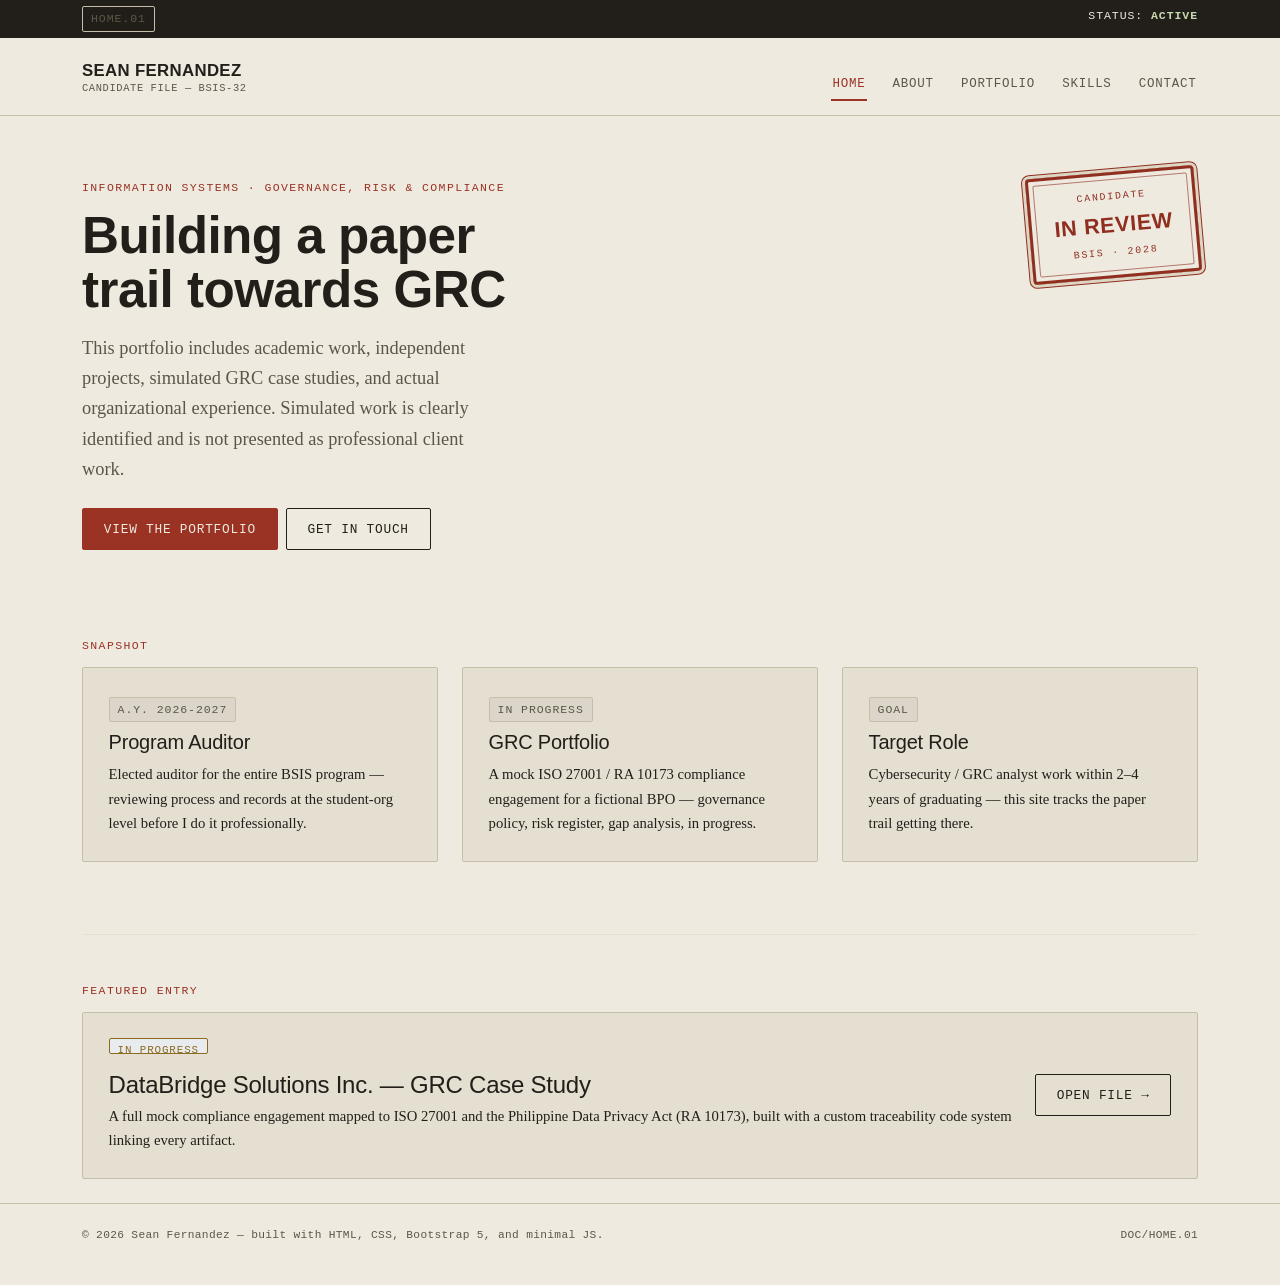
<file: index.html>
<!DOCTYPE html>
<html lang="en">
<head>
<meta charset="UTF-8">
<meta http-equiv="refresh" content="0; url=homepage.html">
<title>Sean Fernandez — Candidate File</title>
</head>
<body>
<p>Redirecting to <a href="homepage.html">the candidate file</a>…</p>
</body>
</html>
</file>
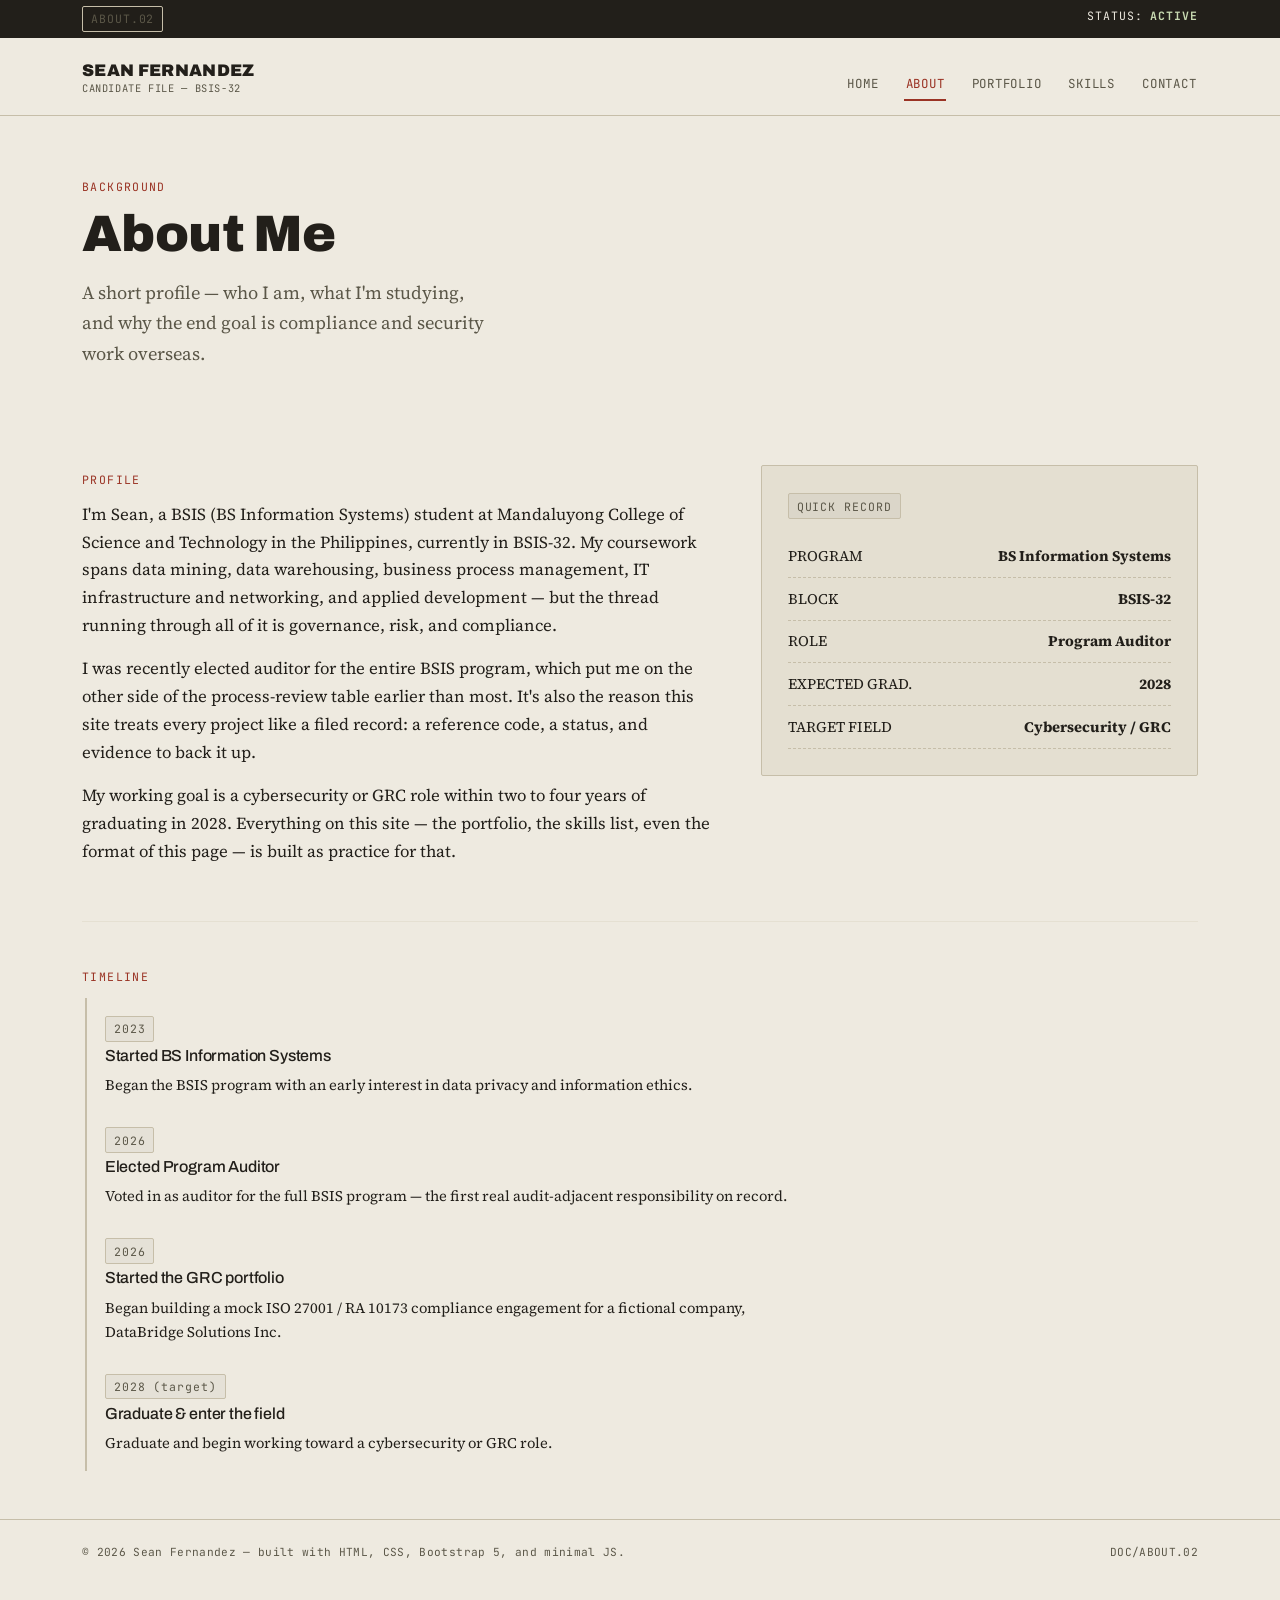
<file: about.html>
<!DOCTYPE html>
<html lang="en">
<head>
<meta charset="UTF-8">
<meta name="viewport" content="width=device-width, initial-scale=1.0">
<title>About — Sean Fernandez</title>
<link rel="preconnect" href="https://fonts.googleapis.com">
<link href="https://fonts.googleapis.com/css2?family=Archivo:wght@700;800;900&family=Source+Serif+4:ital,wght@0,400;0,600;1,400&family=JetBrains+Mono:wght@400;500;700&display=swap" rel="stylesheet">
<link href="https://cdn.jsdelivr.net/npm/bootstrap@5.3.3/dist/css/bootstrap.min.css" rel="stylesheet">
<link rel="stylesheet" href="css/style.css">
</head>
<body>

<div class="doc-strip">
  <div class="container d-flex justify-content-between">
    <span class="code-tag">ABOUT.02</span>
    <span>STATUS: <strong>ACTIVE</strong></span>
  </div>
</div>

<nav class="navbar navbar-expand-md">
  <div class="container align-items-end">
    <a class="navbar-brand" href="homepage.html">SEAN FERNANDEZ<small> CANDIDATE FILE — BSIS-32</small></a>
    <button class="navbar-toggler" type="button" data-bs-toggle="collapse" data-bs-target="#nav" aria-controls="nav" aria-expanded="false" aria-label="Toggle navigation">
      <span class="navbar-toggler-icon"></span>
    </button>
    <div class="collapse navbar-collapse justify-content-end" id="nav">
      <ul class="nav nav-tabs-custom">
        <li class="nav-item"><a class="nav-link" href="homepage.html">Home</a></li>
        <li class="nav-item"><a class="nav-link active" href="about.html">About</a></li>
        <li class="nav-item"><a class="nav-link" href="portfolio.html">Portfolio</a></li>
        <li class="nav-item"><a class="nav-link" href="skills.html">Skills</a></li>
        <li class="nav-item"><a class="nav-link" href="contact.html">Contact</a></li>
      </ul>
    </div>
  </div>
</nav>

<header class="hero">
  <div class="container">
    <span class="eyebrow">Background</span>
    <h1>About Me</h1>
    <p class="lede">A short profile — who I am, what I'm studying, and why the
      end goal is compliance and security work overseas.</p>
  </div>
</header>

<section class="container py-5">
  <div class="row g-5">
    <div class="col-lg-7">
      <span class="eyebrow">Profile</span>
      <p>I'm Sean, a BSIS (BS Information Systems) student at Mandaluyong College of Science and Technology
        in the Philippines, currently in BSIS-32. My coursework spans data
        mining, data warehousing, business process management, IT infrastructure
        and networking, and applied development — but the thread running through
        all of it is governance, risk, and compliance.</p>
      <p>I was recently elected auditor for the entire BSIS program, which put
        me on the other side of the process-review table earlier than most.
        It's also the reason this site treats every project like a filed
        record: a reference code, a status, and evidence to back it up.</p>
      <p>My working goal is a cybersecurity or GRC role within two to
        four years of graduating in 2028. Everything on this site — the
        portfolio, the skills list, even the format of this page — is built
        as practice for that.</p>
    </div>
    <div class="col-lg-5">
      <div class="panel">
        <div class="code-tag small mb-3">QUICK RECORD</div>
        <div class="ledger-row d-flex justify-content-between">
          <span class="small text-uppercase">Program</span>
          <span class="small fw-bold">BS Information Systems</span>
        </div>
        <div class="ledger-row d-flex justify-content-between">
          <span class="small text-uppercase">Block</span>
          <span class="small fw-bold">BSIS-32</span>
        </div>
        <div class="ledger-row d-flex justify-content-between">
          <span class="small text-uppercase">Role</span>
          <span class="small fw-bold">Program Auditor</span>
        </div>
        <div class="ledger-row d-flex justify-content-between">
          <span class="small text-uppercase">Expected grad.</span>
          <span class="small fw-bold">2028</span>
        </div>
        <div class="ledger-row d-flex justify-content-between">
          <span class="small text-uppercase">Target field</span>
          <span class="small fw-bold">Cybersecurity / GRC</span>
        </div>
     
      </div>
    </div>
  </div>

  <hr class="file-rule">

  <span class="eyebrow">Timeline</span>
  <div class="row">
    <div class="col-lg-8">
      <div class="timeline-item">
        <div class="code-tag small">2023</div>
        <h3 class="h6 mt-1">Started BS Information Systems</h3>
        <p class="small mb-0">Began the BSIS program with an early interest in
          data privacy and information ethics.</p>
      </div>
      <div class="timeline-item">
        <div class="code-tag small">2026</div>
        <h3 class="h6 mt-1">Elected Program Auditor</h3>
        <p class="small mb-0">Voted in as auditor for the full BSIS program —
          the first real audit-adjacent responsibility on record.</p>
      </div>
      <div class="timeline-item">
        <div class="code-tag small">2026</div>
        <h3 class="h6 mt-1">Started the GRC portfolio</h3>
        <p class="small mb-0">Began building a mock ISO 27001 / RA 10173
          compliance engagement for a fictional company, DataBridge Solutions Inc.</p>
      </div>
      <div class="timeline-item">
        <div class="code-tag small">2028 (target)</div>
        <h3 class="h6 mt-1">Graduate &amp; enter the field</h3>
        <p class="small mb-0">Graduate and begin working toward a cybersecurity
          or GRC role.</p>
      </div>
    </div>
  </div>
</section>

<footer class="file-footer">
  <div class="container d-flex flex-column flex-md-row justify-content-between">
    <span>&copy; <span id="year"></span> Sean Fernandez — built with HTML, CSS, Bootstrap 5, and minimal JS.</span>
    <span>DOC/ABOUT.02</span>
  </div>
</footer>

<script src="https://cdn.jsdelivr.net/npm/bootstrap@5.3.3/dist/js/bootstrap.bundle.min.js"></script>
<script src="js/script.js"></script>
</body>
</html>
</file>
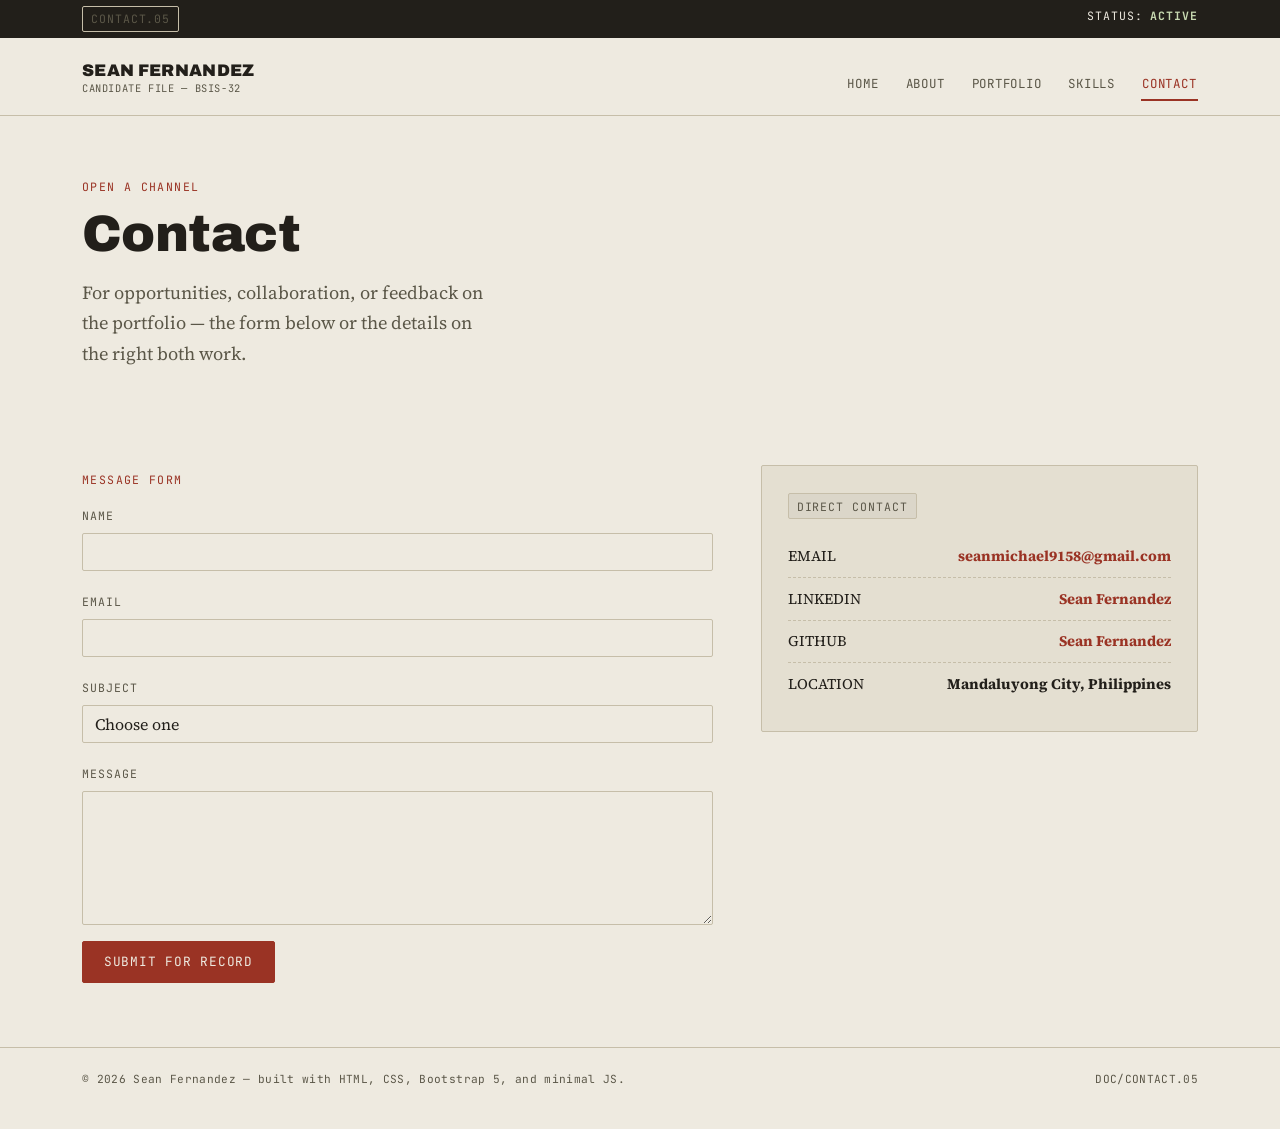
<file: contact.html>
<!DOCTYPE html>
<html lang="en">
<head>
<meta charset="UTF-8">
<meta name="viewport" content="width=device-width, initial-scale=1.0">
<title>Contact — Sean Fernandez</title>
<link rel="preconnect" href="https://fonts.googleapis.com">
<link href="https://fonts.googleapis.com/css2?family=Archivo:wght@700;800;900&family=Source+Serif+4:ital,wght@0,400;0,600;1,400&family=JetBrains+Mono:wght@400;500;700&display=swap" rel="stylesheet">
<link href="https://cdn.jsdelivr.net/npm/bootstrap@5.3.3/dist/css/bootstrap.min.css" rel="stylesheet">
<link rel="stylesheet" href="css/style.css">
</head>
<body>

<div class="doc-strip">
  <div class="container d-flex justify-content-between">
    <span class="code-tag">CONTACT.05</span>
    <span>STATUS: <strong>ACTIVE</strong></span>
  </div>
</div>

<nav class="navbar navbar-expand-md">
  <div class="container align-items-end">
    <a class="navbar-brand" href="homepage.html">SEAN FERNANDEZ <small>CANDIDATE FILE — BSIS-32</small></a>
    <button class="navbar-toggler" type="button" data-bs-toggle="collapse" data-bs-target="#nav" aria-controls="nav" aria-expanded="false" aria-label="Toggle navigation">
      <span class="navbar-toggler-icon"></span>
    </button>
    <div class="collapse navbar-collapse justify-content-end" id="nav">
      <ul class="nav nav-tabs-custom">
        <li class="nav-item"><a class="nav-link" href="homepage.html">Home</a></li>
        <li class="nav-item"><a class="nav-link" href="about.html">About</a></li>
        <li class="nav-item"><a class="nav-link" href="portfolio.html">Portfolio</a></li>
        <li class="nav-item"><a class="nav-link" href="skills.html">Skills</a></li>
        <li class="nav-item"><a class="nav-link active" href="contact.html">Contact</a></li>
      </ul>
    </div>
  </div>
</nav>

<header class="hero">
  <div class="container">
    <span class="eyebrow">Open a channel</span>
    <h1>Contact</h1>
    <p class="lede">For opportunities, collaboration, or feedback on the
      portfolio — the form below or the details on the right both work.</p>
  </div>
</header>

<section class="container py-5">
  <div class="row g-5">
    <div class="col-lg-7">
      <span class="eyebrow">Message form</span>
      <form id="contact-form" class="needs-validation" novalidate>
        <div class="mb-3">
          <label for="name" class="form-label">NAME</label>
          <input type="text" class="form-control" id="name" required>
          <div class="invalid-feedback">Please enter your name.</div>
        </div>
        <div class="mb-3">
          <label for="email" class="form-label">EMAIL</label>
          <input type="email" class="form-control" id="email" required>
          <div class="invalid-feedback">Please enter a valid email address.</div>
        </div>
        <div class="mb-3">
          <label for="subject" class="form-label">SUBJECT</label>
          <select class="form-select" id="subject" required>
            <option value="" selected disabled>Choose one</option>
            <option>Job / internship opportunity</option>
            <option>Portfolio feedback</option>
            <option>Collaboration</option>
            <option>Other</option>
          </select>
          <div class="invalid-feedback">Please choose a subject.</div>
        </div>
        <div class="mb-3">
          <label for="message" class="form-label">MESSAGE</label>
          <textarea class="form-control" id="message" rows="5" required></textarea>
          <div class="invalid-feedback">Please enter a message.</div>
        </div>
        <button type="submit" class="btn btn-stamp">Submit for record</button>
        <div id="form-status" class="mt-3"></div>
      </form>
    </div>

<div class="col-lg-5">
      <div class="panel">
        <div class="code-tag small mb-3">DIRECT CONTACT</div>
        <div class="ledger-row d-flex justify-content-between">
          <span class="small text-uppercase">Email</span>
          <a class="small fw-bold" href="mailto:seanmichael9158@gmail.com">seanmichael9158@gmail.com</a>
        </div>
        <div class="ledger-row d-flex justify-content-between">
          <span class="small text-uppercase">LinkedIn</span>
          <a class="small fw-bold" href="https://www.linkedin.com/in/sean-michael-fernandez-a76b38428" target="_blank" rel="noopener">Sean Fernandez</a>
        </div>
        <div class="ledger-row d-flex justify-content-between">
          <span class="small text-uppercase">GitHub</span>
          <a class="small fw-bold" href="https://github.com/Aspite0720" target="_blank" rel="noopener">Sean Fernandez</a>
        </div>
        <div class="ledger-row d-flex justify-content-between border-0">
          <span class="small text-uppercase">Location</span>
          <span class="small fw-bold">Mandaluyong City, Philippines</span>
        </div>
      </div>
      
    </div>
  </div>
</section>

<footer class="file-footer">
  <div class="container d-flex flex-column flex-md-row justify-content-between">
    <span>&copy; <span id="year"></span> Sean Fernandez — built with HTML, CSS, Bootstrap 5, and minimal JS.</span>
    <span>DOC/CONTACT.05</span>
  </div>
</footer>

<script src="https://cdn.jsdelivr.net/npm/bootstrap@5.3.3/dist/js/bootstrap.bundle.min.js"></script>
<script src="js/script.js"></script>
</body>
</html>
</file>
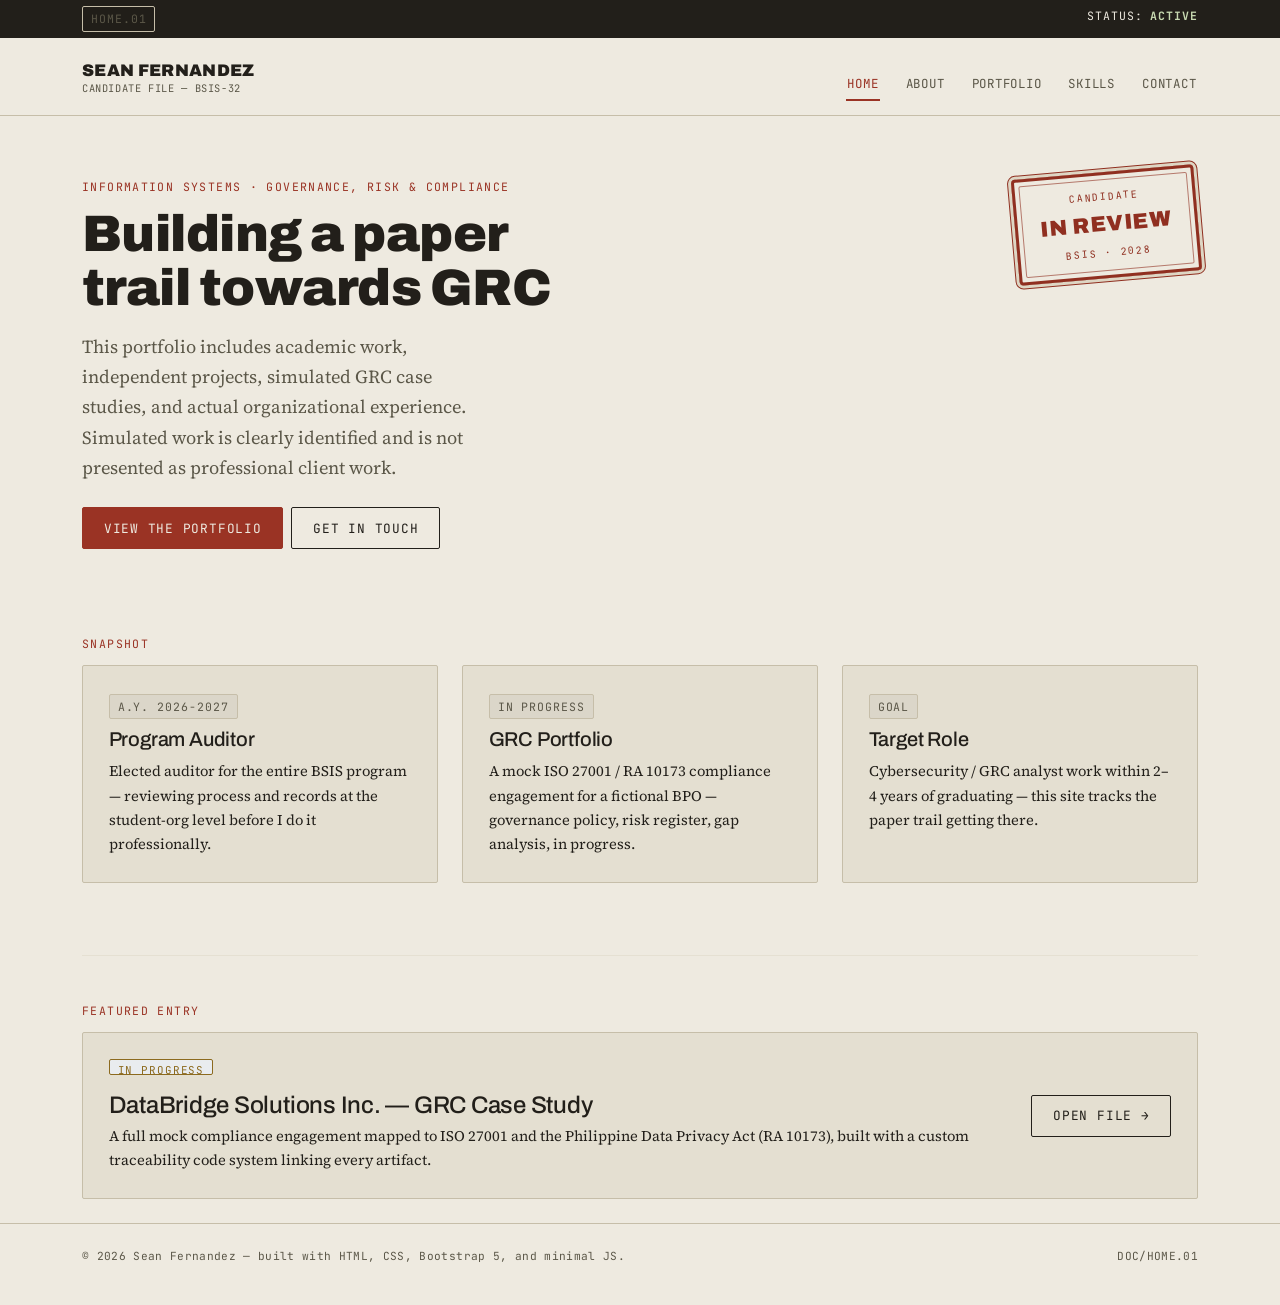
<file: homepage.html>
<!DOCTYPE html>
<html lang="en">
<head>
<meta charset="UTF-8">
<meta name="viewport" content="width=device-width, initial-scale=1.0">
<title>Sean Fernandez — GRC &amp; Cybersecurity Candidate File</title>
<meta name="description" content="Personal site of Sean Fernandez, BSIS student building a GRC and cybersecurity portfolio.">

<link rel="preconnect" href="https://fonts.googleapis.com">
<link href="https://fonts.googleapis.com/css2?family=Archivo:wght@700;800;900&family=Source+Serif+4:ital,wght@0,400;0,600;1,400&family=JetBrains+Mono:wght@400;500;700&display=swap" rel="stylesheet">
<link href="https://cdn.jsdelivr.net/npm/bootstrap@5.3.3/dist/css/bootstrap.min.css" rel="stylesheet">
<link rel="stylesheet" href="css/style.css">
</head>
<body>

<div class="doc-strip">
  <div class="container d-flex justify-content-between">
    <span class="code-tag">HOME.01</span>
    <span>STATUS: <strong>ACTIVE</strong></span>
  </div>
</div>

<nav class="navbar navbar-expand-md">
  <div class="container align-items-end">
    <a class="navbar-brand" href="homepage.html">SEAN FERNANDEZ<small> CANDIDATE FILE — BSIS-32</small></a>
    <button class="navbar-toggler" type="button" data-bs-toggle="collapse" data-bs-target="#nav" aria-controls="nav" aria-expanded="false" aria-label="Toggle navigation">
      <span class="navbar-toggler-icon"></span>
    </button>
    <div class="collapse navbar-collapse justify-content-end" id="nav">
      <ul class="nav nav-tabs-custom">
        <li class="nav-item"><a class="nav-link active" href="homepage.html">Home</a></li>
        <li class="nav-item"><a class="nav-link" href="about.html">About</a></li>
        <li class="nav-item"><a class="nav-link" href="portfolio.html">Portfolio</a></li>
        <li class="nav-item"><a class="nav-link" href="skills.html">Skills</a></li>
        <li class="nav-item"><a class="nav-link" href="contact.html">Contact</a></li>
      </ul>
    </div>
  </div>
</nav>

<header class="hero">
  <div class="container d-flex flex-column flex-md-row justify-content-between align-items-start gap-4">
    <div>
      <span class="eyebrow">Information Systems · Governance, Risk &amp; Compliance</span>
      <h1>Building a paper<br>trail towards GRC</h1>
      <p class="lede">This portfolio includes academic work, independent projects, simulated
        GRC case studies, and actual organizational experience. Simulated work is clearly identified
        and is not presented as professional client work.</p>
      <div class="d-flex gap-2 mt-4 flex-wrap">
        <a href="portfolio.html" class="btn btn-stamp">View the portfolio</a>
        <a href="contact.html" class="btn btn-outline-stamp">Get in touch</a>
      </div>
    </div>
    <div class="stamp flex-shrink-0">
      <span class="stamp-top">CANDIDATE</span>
      <span class="stamp-main">IN REVIEW</span>
      <span class="stamp-top">BSIS · 2028</span>
    </div>
  </div>
</header>

<section class="container py-5">
  <span class="eyebrow">Snapshot</span>
  <div class="row g-4">
    <div class="col-md-4">
      <div class="panel h-100">
        <div class="code-tag small mb-2">A.Y. 2026-2027</div>
        <h3 class="h5">Program Auditor</h3>
        <p class="mb-0 small">Elected auditor for the entire BSIS program — reviewing
          process and records at the student-org level before I do it professionally.</p>
      </div>
    </div>
    <div class="col-md-4">
      <div class="panel h-100">
        <div class="code-tag small mb-2">IN PROGRESS</div>
        <h3 class="h5">GRC Portfolio</h3>
        <p class="mb-0 small">A mock ISO 27001 / RA 10173 compliance engagement for
          a fictional BPO — governance policy, risk register, gap analysis, in progress.</p>
      </div>
    </div>
    <div class="col-md-4">
      <div class="panel h-100">
        <div class="code-tag small mb-2">GOAL</div>
        <h3 class="h5">Target Role</h3>
        <p class="mb-0 small">Cybersecurity / GRC analyst work within
          2–4 years of graduating — this site tracks the paper trail getting there.</p>
      </div>
    </div>
  </div>
</section>

<section class="container py-4">
  <hr class="file-rule mt-0">
  <span class="eyebrow">Featured entry</span>
  <div class="panel d-flex flex-column flex-md-row justify-content-between align-items-md-center gap-3">
    <div>
      <span class="status-stamp progress mb-2 d-inline-block">IN PROGRESS</span>
      <h3 class="h4 mb-1">DataBridge Solutions Inc. — GRC Case Study</h3>
      <p class="mb-0 small">A full mock compliance engagement mapped to ISO 27001
        and the Philippine Data Privacy Act (RA 10173), built with a custom
        traceability code system linking every artifact.</p>
    </div>
    <a href="portfolio.html" class="btn btn-outline-stamp text-nowrap">Open file →</a>
  </div>
</section>

<footer class="file-footer">
  <div class="container d-flex flex-column flex-md-row justify-content-between">
    <span>&copy; <span id="year"></span> Sean Fernandez — built with HTML, CSS, Bootstrap 5, and minimal JS.</span>
    <span>DOC/HOME.01</span>
  </div>
</footer>

<script src="https://cdn.jsdelivr.net/npm/bootstrap@5.3.3/dist/js/bootstrap.bundle.min.js"></script>
<script src="js/script.js"></script>
</body>
</html>
</file>
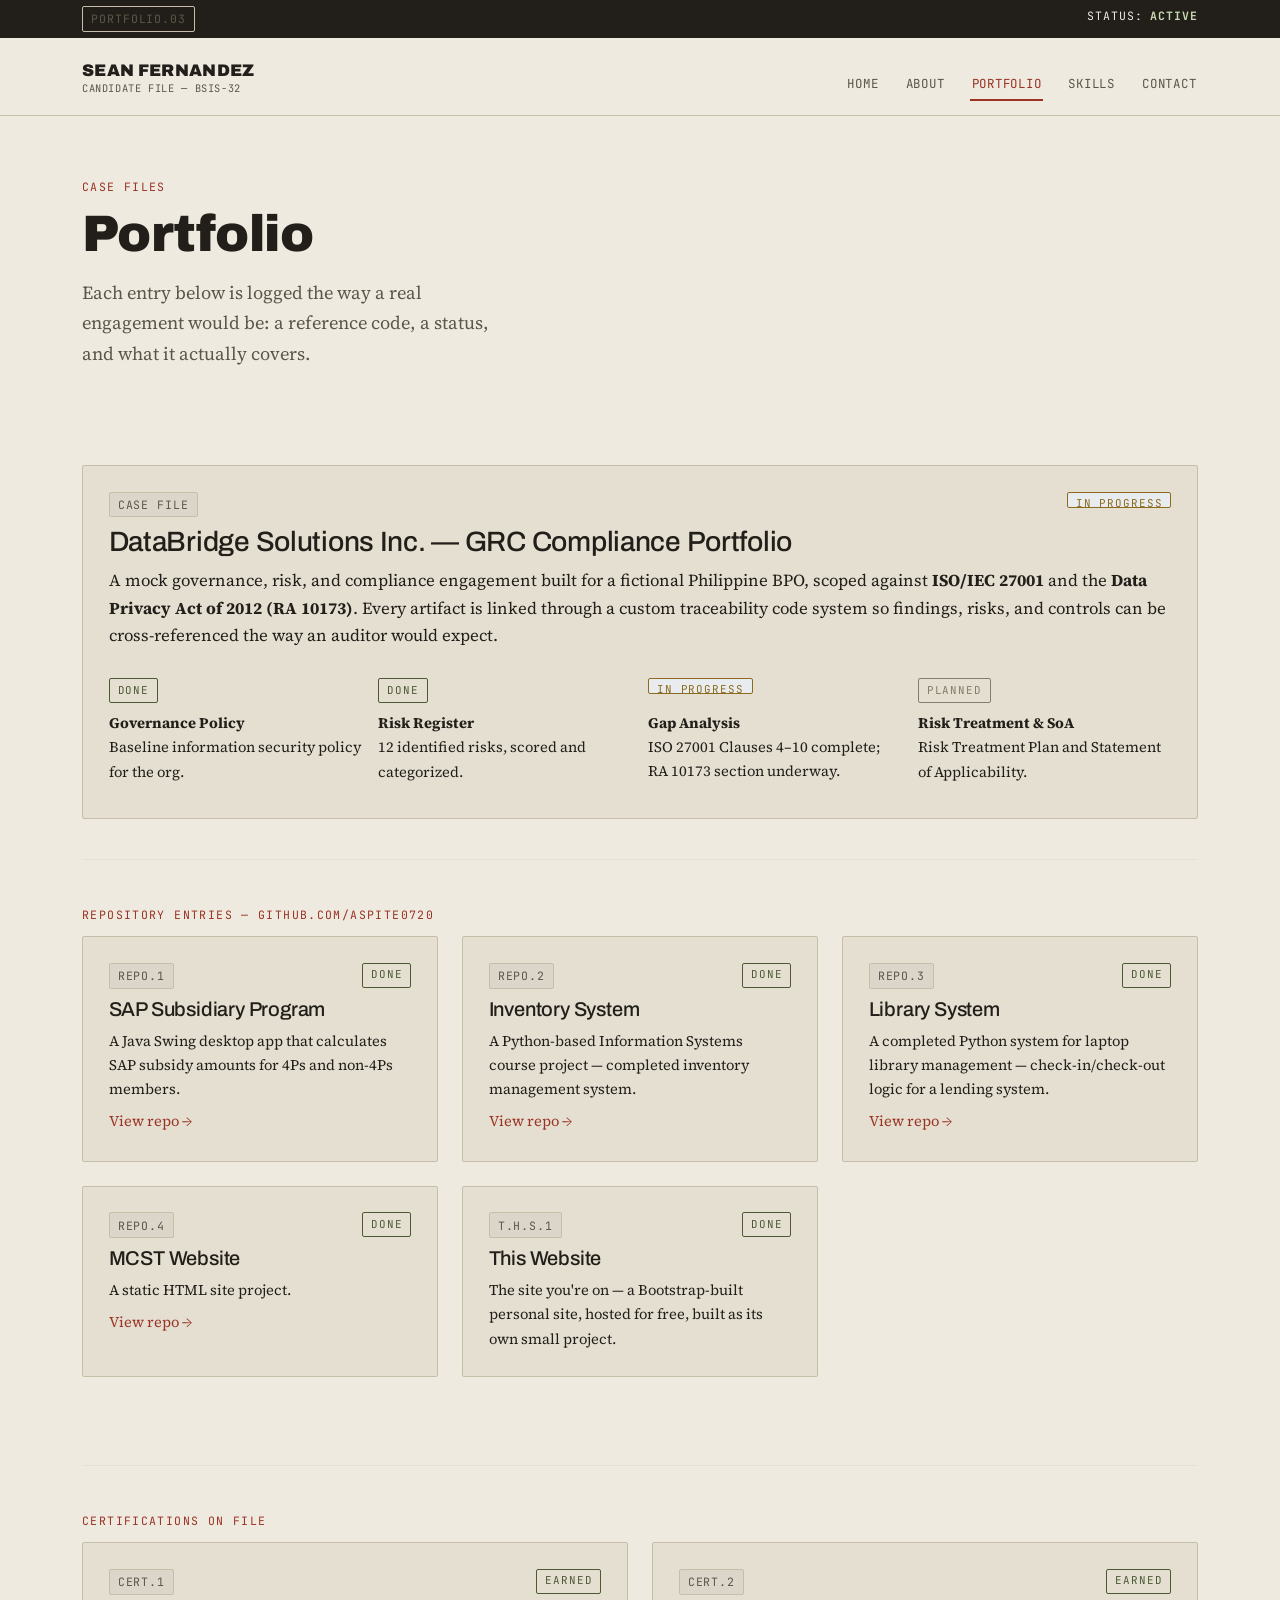
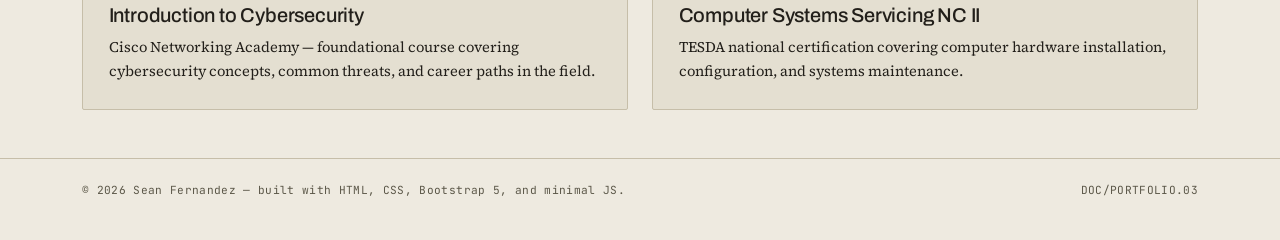
<file: portfolio.html>
<!DOCTYPE html>
<html lang="en">
<head>
<meta charset="UTF-8">
<meta name="viewport" content="width=device-width, initial-scale=1.0">
<title>Portfolio — Sean Fernandez</title>
<link rel="preconnect" href="https://fonts.googleapis.com">
<link href="https://fonts.googleapis.com/css2?family=Archivo:wght@700;800;900&family=Source+Serif+4:ital,wght@0,400;0,600;1,400&family=JetBrains+Mono:wght@400;500;700&display=swap" rel="stylesheet">
<link href="https://cdn.jsdelivr.net/npm/bootstrap@5.3.3/dist/css/bootstrap.min.css" rel="stylesheet">
<link rel="stylesheet" href="css/style.css">
</head>
<body>

<div class="doc-strip">
  <div class="container d-flex justify-content-between">
    <span class="code-tag">PORTFOLIO.03</span>
    <span>STATUS: <strong>ACTIVE</strong></span>
  </div>
</div>

<nav class="navbar navbar-expand-md">
  <div class="container align-items-end">
    <a class="navbar-brand" href="homepage.html">SEAN FERNANDEZ<small> CANDIDATE FILE — BSIS-32</small></a>
    <button class="navbar-toggler" type="button" data-bs-toggle="collapse" data-bs-target="#nav" aria-controls="nav" aria-expanded="false" aria-label="Toggle navigation">
      <span class="navbar-toggler-icon"></span>
    </button>
    <div class="collapse navbar-collapse justify-content-end" id="nav">
      <ul class="nav nav-tabs-custom">
        <li class="nav-item"><a class="nav-link" href="homepage.html">Home</a></li>
        <li class="nav-item"><a class="nav-link" href="about.html">About</a></li>
        <li class="nav-item"><a class="nav-link active" href="portfolio.html">Portfolio</a></li>
        <li class="nav-item"><a class="nav-link" href="skills.html">Skills</a></li>
        <li class="nav-item"><a class="nav-link" href="contact.html">Contact</a></li>
      </ul>
    </div>
  </div>
</nav>

<header class="hero">
  <div class="container">
    <span class="eyebrow">Case files</span>
    <h1>Portfolio</h1>
    <p class="lede">Each entry below is logged the way a real engagement would
      be: a reference code, a status, and what it actually covers.</p>
  </div>
</header>

<section class="container py-5">

  <!-- Featured GRC case study -->
  <div class="panel mb-4">
    <div class="d-flex justify-content-between align-items-start flex-wrap gap-2 mb-2">
      <div class="code-tag small">CASE FILE</div>
      <span class="status-stamp progress">IN PROGRESS</span>
    </div>
    <h2 class="h3">DataBridge Solutions Inc. — GRC Compliance Portfolio</h2>
    <p class="mb-3">A mock governance, risk, and compliance engagement built for
      a fictional Philippine BPO, scoped against <strong>ISO/IEC 27001</strong> and
      the <strong>Data Privacy Act of 2012 (RA 10173)</strong>. Every artifact is
      linked through a custom traceability code system so findings, risks, and
      controls can be cross-referenced the way an auditor would expect.</p>
    <div class="row g-3">
      <div class="col-sm-6 col-lg-3">
        <div class="ledger-row border-0">
          <span class="status-stamp complete">DONE</span>
          <p class="small fw-bold mb-0 mt-2">Governance Policy</p>
          <p class="small mb-0">Baseline information security policy for the org.</p>
        </div>
      </div>
      <div class="col-sm-6 col-lg-3">
        <div class="ledger-row border-0">
          <span class="status-stamp complete">DONE</span>
          <p class="small fw-bold mb-0 mt-2">Risk Register</p>
          <p class="small mb-0">12 identified risks, scored and categorized.</p>
        </div>
      </div>
      <div class="col-sm-6 col-lg-3">
        <div class="ledger-row border-0">
          <span class="status-stamp progress">IN PROGRESS</span>
          <p class="small fw-bold mb-0 mt-2">Gap Analysis</p>
          <p class="small mb-0">ISO 27001 Clauses 4–10 complete; RA 10173 section underway.</p>
        </div>
      </div>
      <div class="col-sm-6 col-lg-3">
        <div class="ledger-row border-0">
          <span class="status-stamp planned">PLANNED</span>
          <p class="small fw-bold mb-0 mt-2">Risk Treatment &amp; SoA</p>
          <p class="small mb-0">Risk Treatment Plan and Statement of Applicability.</p>
        </div>
      </div>
    </div>
  </div>

  <hr class="file-rule">
  <span class="eyebrow">Repository entries — github.com/Aspite0720</span>

  <div class="row g-4">
    <div class="col-md-6 col-lg-4">
      <div class="panel h-100">
        <div class="d-flex justify-content-between align-items-start mb-2">
          <div class="code-tag small">REPO.1</div>
          <span class="status-stamp complete">DONE</span>
        </div>
        <h3 class="h5">SAP Subsidiary Program</h3>
        <p class="small mb-0">A Java Swing desktop app that calculates SAP
          subsidy amounts for 4Ps and non-4Ps members.</p>
        <a class="small d-inline-block mt-2" href="https://github.com/Aspite0720/SAP-Subsidiary-Program" target="_blank" rel="noopener">View repo →</a>
      </div>
    </div>
    <div class="col-md-6 col-lg-4">
      <div class="panel h-100">
        <div class="d-flex justify-content-between align-items-start mb-2">
          <div class="code-tag small">REPO.2</div>
          <span class="status-stamp complete">DONE</span>
        </div>
        <h3 class="h5">Inventory System</h3>
        <p class="small mb-0">A Python-based Information Systems course
          project — completed inventory management system.</p>
        <a class="small d-inline-block mt-2" href="https://github.com/Aspite0720/Inventory-System-Draft" target="_blank" rel="noopener">View repo →</a>
      </div>
    </div>
    <div class="col-md-6 col-lg-4">
      <div class="panel h-100">
        <div class="d-flex justify-content-between align-items-start mb-2">
          <div class="code-tag small">REPO.3</div>
          <span class="status-stamp complete">DONE</span>
        </div>
        <h3 class="h5">Library System</h3>
        <p class="small mb-0">A completed Python system for laptop library
          management — check-in/check-out logic for a lending system.</p>
        <a class="small d-inline-block mt-2" href="https://github.com/Aspite0720/Library-System-Draft" target="_blank" rel="noopener">View repo →</a>
      </div>
    </div>
    <div class="col-md-6 col-lg-4">
      <div class="panel h-100">
        <div class="d-flex justify-content-between align-items-start mb-2">
          <div class="code-tag small">REPO.4</div>
          <span class="status-stamp complete">DONE</span>
        </div>
        <h3 class="h5">MCST Website</h3>
        <p class="small mb-0">A static HTML site project.</p>
        <a class="small d-inline-block mt-2" href="https://github.com/Aspite0720/MCSTWebsite" target="_blank" rel="noopener">View repo →</a>
      </div>
    </div>
    <div class="col-md-6 col-lg-4">
      <div class="panel h-100">
        <div class="d-flex justify-content-between align-items-start mb-2">
          <div class="code-tag small">T.H.S.1</div>
          <span class="status-stamp complete">DONE</span>
        </div>
        <h3 class="h5">This Website</h3>
        <p class="small mb-0">The site you're on — a Bootstrap-built personal
          site, hosted for free, built as its own small project.</p>
      </div>
    </div>
  </div>
</section>

<section class="container pb-5">
  <hr class="file-rule">
  <span class="eyebrow">Certifications on file</span>
  <div class="row g-4">
    <div class="col-md-6">
      <div class="panel h-100">
        <div class="d-flex justify-content-between align-items-start mb-2">
          <div class="code-tag small">CERT.1</div>
          <span class="status-stamp complete">EARNED</span>
        </div>
        <h3 class="h5">Introduction to Cybersecurity</h3>
        <p class="small mb-0">Cisco Networking Academy — foundational course
          covering cybersecurity concepts, common threats, and career paths
          in the field.</p>
      </div>
    </div>
    <div class="col-md-6">
      <div class="panel h-100">
        <div class="d-flex justify-content-between align-items-start mb-2">
          <div class="code-tag small">CERT.2</div>
          <span class="status-stamp complete">EARNED</span>
        </div>
        <h3 class="h5">Computer Systems Servicing NC II</h3>
        <p class="small mb-0">TESDA national certification covering computer
          hardware installation, configuration, and systems maintenance.</p>
      </div>
    </div>
  </div>
</section>

<footer class="file-footer">
  <div class="container d-flex flex-column flex-md-row justify-content-between">
    <span>&copy; <span id="year"></span> Sean Fernandez — built with HTML, CSS, Bootstrap 5, and minimal JS.</span>
    <span>DOC/PORTFOLIO.03</span>
  </div>
</footer>

<script src="https://cdn.jsdelivr.net/npm/bootstrap@5.3.3/dist/js/bootstrap.bundle.min.js"></script>
<script src="js/script.js"></script>
</body>
</html>
</file>
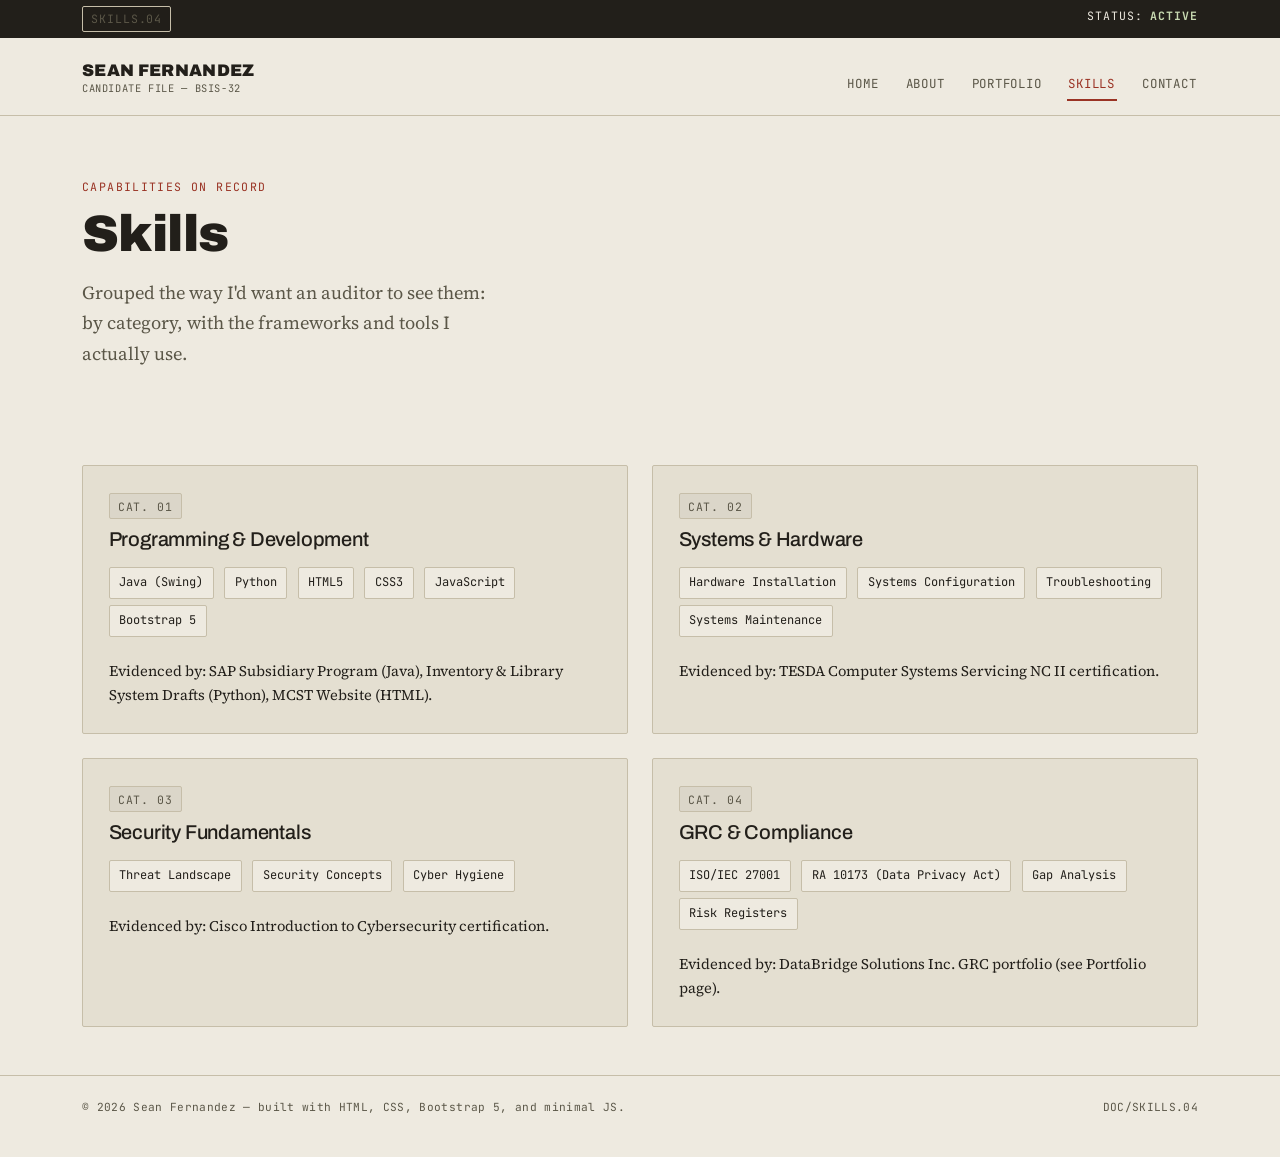
<file: skills.html>
<!DOCTYPE html>
<html lang="en">
<head>
<meta charset="UTF-8">
<meta name="viewport" content="width=device-width, initial-scale=1.0">
<title>Skills — Sean Fernandez</title>
<link rel="preconnect" href="https://fonts.googleapis.com">
<link href="https://fonts.googleapis.com/css2?family=Archivo:wght@700;800;900&family=Source+Serif+4:ital,wght@0,400;0,600;1,400&family=JetBrains+Mono:wght@400;500;700&display=swap" rel="stylesheet">
<link href="https://cdn.jsdelivr.net/npm/bootstrap@5.3.3/dist/css/bootstrap.min.css" rel="stylesheet">
<link rel="stylesheet" href="css/style.css">
</head>
<body>

<div class="doc-strip">
  <div class="container d-flex justify-content-between">
    <span class="code-tag">SKILLS.04</span>
    <span>STATUS: <strong>ACTIVE</strong></span>
  </div>
</div>

<nav class="navbar navbar-expand-md">
  <div class="container align-items-end">
    <a class="navbar-brand" href="homepage.html">SEAN FERNANDEZ <small>CANDIDATE FILE — BSIS-32</small></a>
    <button class="navbar-toggler" type="button" data-bs-toggle="collapse" data-bs-target="#nav" aria-controls="nav" aria-expanded="false" aria-label="Toggle navigation">
      <span class="navbar-toggler-icon"></span>
    </button>
    <div class="collapse navbar-collapse justify-content-end" id="nav">
      <ul class="nav nav-tabs-custom">
        <li class="nav-item"><a class="nav-link" href="homepage.html">Home</a></li>
        <li class="nav-item"><a class="nav-link" href="about.html">About</a></li>
        <li class="nav-item"><a class="nav-link" href="portfolio.html">Portfolio</a></li>
        <li class="nav-item"><a class="nav-link active" href="skills.html">Skills</a></li>
        <li class="nav-item"><a class="nav-link" href="contact.html">Contact</a></li>
      </ul>
    </div>
  </div>
</nav>

<header class="hero">
  <div class="container">
    <span class="eyebrow">Capabilities on record</span>
    <h1>Skills</h1>
    <p class="lede">Grouped the way I'd want an auditor to see them: by
      category, with the frameworks and tools I actually use.</p>
  </div>
</header>

<section class="container py-5">
  <div class="row g-4">

    <div class="col-md-6">
      <div class="panel h-100">
        <div class="code-tag small mb-2">CAT. 01</div>
        <h2 class="h5">Programming &amp; Development</h2>
        <div class="mt-3">
          <span class="skill-tag">Java (Swing)</span>
          <span class="skill-tag">Python</span>
          <span class="skill-tag">HTML5</span>
          <span class="skill-tag">CSS3</span>
          <span class="skill-tag">JavaScript</span>
          <span class="skill-tag">Bootstrap 5</span>
        </div>
        <p class="small mt-3 mb-0">Evidenced by: SAP Subsidiary Program (Java),
          Inventory &amp; Library System Drafts (Python), MCST Website (HTML).</p>
      </div>
    </div>

    <div class="col-md-6">
      <div class="panel h-100">
        <div class="code-tag small mb-2">CAT. 02</div>
        <h2 class="h5">Systems &amp; Hardware</h2>
        <div class="mt-3">
          <span class="skill-tag">Hardware Installation</span>
          <span class="skill-tag">Systems Configuration</span>
          <span class="skill-tag">Troubleshooting</span>
          <span class="skill-tag">Systems Maintenance</span>
        </div>
        <p class="small mt-3 mb-0">Evidenced by: TESDA Computer Systems
          Servicing NC II certification.</p>
      </div>
    </div>

    <div class="col-md-6">
      <div class="panel h-100">
        <div class="code-tag small mb-2">CAT. 03</div>
        <h2 class="h5">Security Fundamentals</h2>
        <div class="mt-3">
          <span class="skill-tag">Threat Landscape</span>
          <span class="skill-tag">Security Concepts</span>
          <span class="skill-tag">Cyber Hygiene</span>
        </div>
        <p class="small mt-3 mb-0">Evidenced by: Cisco Introduction to
          Cybersecurity certification.</p>
      </div>
    </div>

    <div class="col-md-6">
      <div class="panel h-100">
        <div class="code-tag small mb-2">CAT. 04</div>
        <h2 class="h5">GRC &amp; Compliance</h2>
        <div class="mt-3">
          <span class="skill-tag">ISO/IEC 27001</span>
          <span class="skill-tag">RA 10173 (Data Privacy Act)</span>
          <span class="skill-tag">Gap Analysis</span>
          <span class="skill-tag">Risk Registers</span>
        </div>
        <p class="small mt-3 mb-0">Evidenced by: DataBridge Solutions Inc.
          GRC portfolio (see Portfolio page).</p>
      </div>
    </div>
  </div>
</section>

<footer class="file-footer">
  <div class="container d-flex flex-column flex-md-row justify-content-between">
    <span>&copy; <span id="year"></span> Sean Fernandez — built with HTML, CSS, Bootstrap 5, and minimal JS.</span>
    <span>DOC/SKILLS.04</span>
  </div>
</footer>

<script src="https://cdn.jsdelivr.net/npm/bootstrap@5.3.3/dist/js/bootstrap.bundle.min.js"></script>
<script src="js/script.js"></script>
</body>
</html>
</file>
<file: css/style.css>
/* ==========================================================================
   Sean Fernandez — Candidate File
   Design concept: an active case file / document-control system.
   Paper stock background, typed-report body copy, mono metadata labels,
   and a single hand-stamped signature element on the homepage.
   ========================================================================== */

:root {
  /* Color */
  --paper:        #EEEAE0;   /* base background — dry paper, not warm cream */
  --paper-panel:  #E4DFD1;   /* slightly deeper stock for panels/cards */
  --ink:          #221F1A;   /* body text */
  --ink-soft:     #5B5748;   /* secondary text, metadata */
  --line:         #C6BEA9;   /* hairline rules & borders */
  --red:          #9A3324;   /* stamp ink — primary accent, links, CTA */
  --red-dark:     #7C2A1D;
  --green:        #4C5A34;   /* DONE status */
  --amber:        #8C6A1E;   /* IN PROGRESS status */
  --gray:         #837C69;   /* PLANNED status */

  /* Type */
  --font-display: 'Archivo', sans-serif;
  --font-body:    'Source Serif 4', serif;
  --font-mono:    'JetBrains Mono', monospace;
}

* { box-sizing: border-box; }

html { scroll-behavior: smooth; }
@media (prefers-reduced-motion: reduce) {
  html { scroll-behavior: auto; }
  * { animation: none !important; transition: none !important; }
}

body {
  background: var(--paper);
  color: var(--ink);
  font-family: var(--font-body);
  font-size: 1.05rem;
  line-height: 1.65;
  -webkit-font-smoothing: antialiased;
}

a { color: var(--red); text-decoration: none; }
a:hover { color: var(--red-dark); text-decoration: underline; }

:focus-visible {
  outline: 2px solid var(--red);
  outline-offset: 2px;
}

h1, h2, h3, .navbar-brand {
  font-family: var(--font-display);
  color: var(--ink);
  letter-spacing: -0.01em;
}

h1 { font-weight: 900; font-size: clamp(2.2rem, 4vw, 3.4rem); line-height: 1.05; }
h2, h3 { font-weight: 800; }

/* ---- top document strip ---------------------------------------------- */
.doc-strip {
  background: var(--ink);
  color: var(--paper);
  font-family: var(--font-mono);
  font-size: 0.72rem;
  letter-spacing: 0.08em;
  text-transform: uppercase;
  padding: 6px 0;
}
.doc-strip strong { color: #C7D9B0; } /* ACTIVE glows faint green, like a status LED */

/* ---- nav ---------------------------------------------------------------*/
.navbar {
  background: var(--paper);
  border-bottom: 1px solid var(--line);
  padding: 1.1rem 0 0.9rem;
}
.navbar-brand {
  font-size: 1.05rem;
  font-weight: 900;
  letter-spacing: 0.02em;
  display: flex;
  flex-direction: column;
  line-height: 1.3;
}
.navbar-brand small {
  font-family: var(--font-mono);
  font-weight: 400;
  font-size: 0.65rem;
  color: var(--ink-soft);
  letter-spacing: 0.06em;
  text-transform: uppercase;
}
.nav-tabs-custom {
  gap: 1.5rem;
  border: none;
}
.nav-tabs-custom .nav-link {
  font-family: var(--font-mono);
  font-size: 0.78rem;
  letter-spacing: 0.06em;
  text-transform: uppercase;
  color: var(--ink-soft);
  border: none;
  border-bottom: 2px solid transparent;
  border-radius: 0;
  padding: 0.25rem 0.1rem;
}
.nav-tabs-custom .nav-link:hover { color: var(--ink); }
.nav-tabs-custom .nav-link.active {
  color: var(--red);
  background: transparent;
  border-bottom: 2px solid var(--red);
}

/* ---- hero ---------------------------------------------------------------*/
.hero { padding: 3.5rem 0 2rem; }
.eyebrow {
  display: inline-block;
  font-family: var(--font-mono);
  font-size: 0.72rem;
  letter-spacing: 0.12em;
  text-transform: uppercase;
  color: var(--red);
  margin-bottom: 0.75rem;
}
.lede {
  font-size: 1.15rem;
  color: var(--ink-soft);
  max-width: 46ch;
  margin-top: 1rem;
}

/* ---- signature element: the rubber stamp -------------------------------*/
.stamp {
  border: 3px solid var(--red);
  border-radius: 4px;
  padding: 0.9rem 1.4rem;
  text-align: center;
  transform: rotate(-5deg);
  color: var(--red);
  mix-blend-mode: multiply;
  box-shadow: 0 0 0 3px var(--paper), 0 0 0 4px var(--red);
  position: relative;
}
.stamp::before {
  /* inner rule, mimics a two-line stamp die */
  content: "";
  position: absolute;
  inset: 4px;
  border: 1px solid var(--red);
  border-radius: 2px;
  opacity: 0.6;
}
.stamp-top {
  display: block;
  font-family: var(--font-mono);
  font-size: 0.62rem;
  letter-spacing: 0.18em;
  text-transform: uppercase;
}
.stamp-main {
  display: block;
  font-family: var(--font-display);
  font-weight: 900;
  font-size: 1.35rem;
  letter-spacing: 0.03em;
  margin: 0.1rem 0;
}

/* ---- buttons -------------------------------------------------------------*/
.btn-stamp {
  font-family: var(--font-mono);
  font-size: 0.8rem;
  letter-spacing: 0.06em;
  text-transform: uppercase;
  background: var(--red);
  color: var(--paper);
  border: 1px solid var(--red);
  border-radius: 2px;
  padding: 0.65rem 1.3rem;
}
.btn-stamp:hover { background: var(--red-dark); border-color: var(--red-dark); color: var(--paper); }

.btn-outline-stamp {
  font-family: var(--font-mono);
  font-size: 0.8rem;
  letter-spacing: 0.06em;
  text-transform: uppercase;
  background: transparent;
  color: var(--ink);
  border: 1px solid var(--ink);
  border-radius: 2px;
  padding: 0.65rem 1.3rem;
}
.btn-outline-stamp:hover { background: var(--ink); color: var(--paper); }

/* ---- panels / code tags / ledger rows ------------------------------------*/
.panel {
  background: var(--paper-panel);
  border: 1px solid var(--line);
  border-radius: 2px;
  padding: 1.6rem;
}

.code-tag {
  display: inline-block;
  font-family: var(--font-mono);
  font-size: 0.72rem;
  letter-spacing: 0.08em;
  color: var(--ink-soft);
  background: rgba(0,0,0,0.04);
  border: 1px solid var(--line);
  border-radius: 2px;
  padding: 0.15rem 0.5rem;
}

.ledger-row {
  padding: 0.55rem 0;
  border-bottom: 1px dashed var(--line);
}
.ledger-row.border-0 { border-bottom: none; }

.file-rule {
  border: none;
  border-top: 1px solid var(--line);
  margin: 2.5rem 0;
}

/* ---- status stamps (DONE / IN PROGRESS / PLANNED) ------------------------*/
.status-stamp {
  display: inline-block;
  font-family: var(--font-mono);
  font-size: 0.68rem;
  letter-spacing: 0.08em;
  text-transform: uppercase;
  padding: 0.15rem 0.5rem;
  border-radius: 2px;
  border: 1px solid currentColor;
}
.status-stamp.complete { color: var(--green); }
.status-stamp.progress { color: var(--amber); }
.status-stamp.planned  { color: var(--gray); }

/* ---- timeline (About page) ------------------------------------------------*/
.timeline-item {
  padding: 1rem 0 1rem 1.1rem;
  border-left: 2px solid var(--line);
  margin-left: 0.2rem;
}
.timeline-item + .timeline-item { margin-top: -0.25rem; }

/* ---- skill tags (Skills page) --------------------------------------------*/
.skill-tag {
  display: inline-block;
  font-family: var(--font-mono);
  font-size: 0.75rem;
  color: var(--ink);
  background: var(--paper);
  border: 1px solid var(--line);
  border-radius: 2px;
  padding: 0.3rem 0.6rem;
  margin: 0 0.4rem 0.4rem 0;
}

/* ---- forms (Contact page) -------------------------------------------------*/
.form-label {
  font-family: var(--font-mono);
  font-size: 0.72rem;
  letter-spacing: 0.08em;
  color: var(--ink-soft);
}
.form-control, .form-select {
  background: var(--paper);
  border: 1px solid var(--line);
  border-radius: 2px;
  color: var(--ink);
  font-family: var(--font-body);
}
.form-control:focus, .form-select:focus {
  border-color: var(--red);
  box-shadow: 0 0 0 1px var(--red);
}

/* ---- footer ----------------------------------------------------------------*/
.file-footer {
  border-top: 1px solid var(--line);
  padding: 1.4rem 0 2.5rem;
  font-family: var(--font-mono);
  font-size: 0.7rem;
  color: var(--ink-soft);
  letter-spacing: 0.03em;
}
</file>
